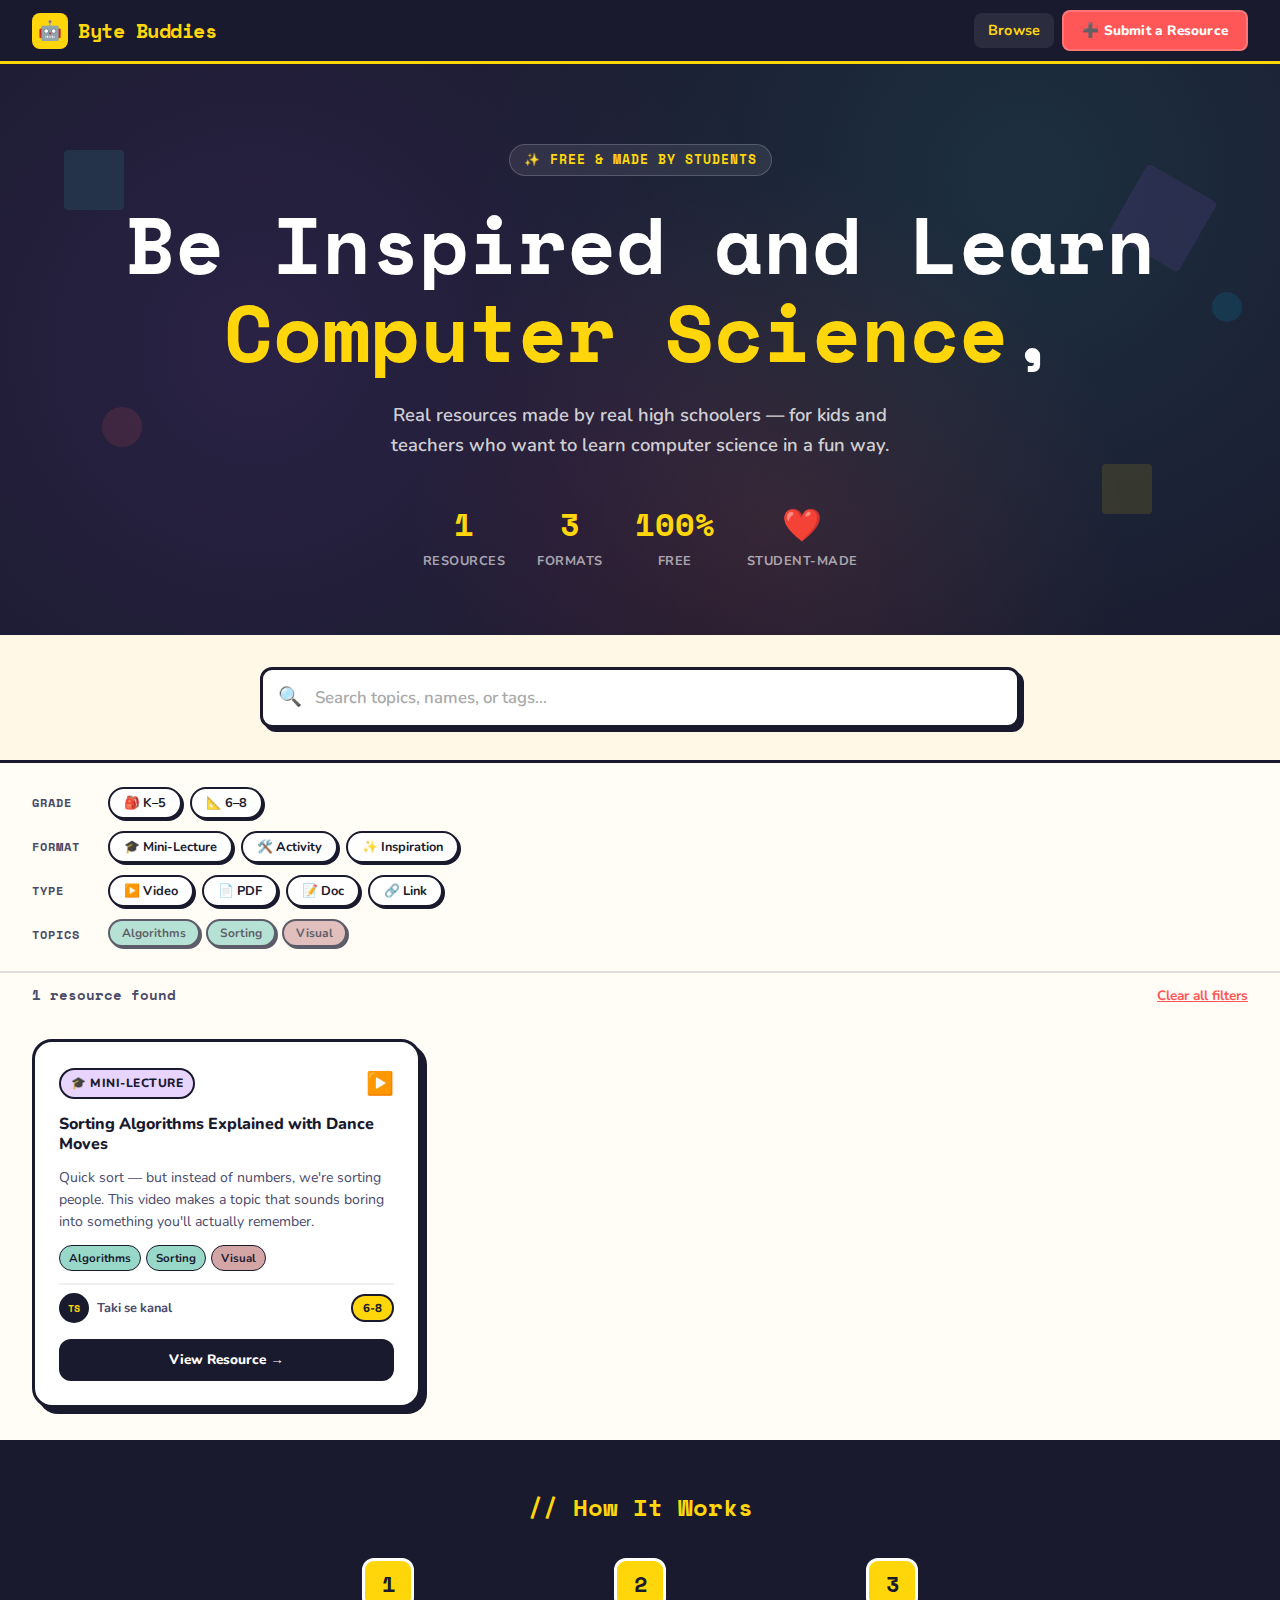
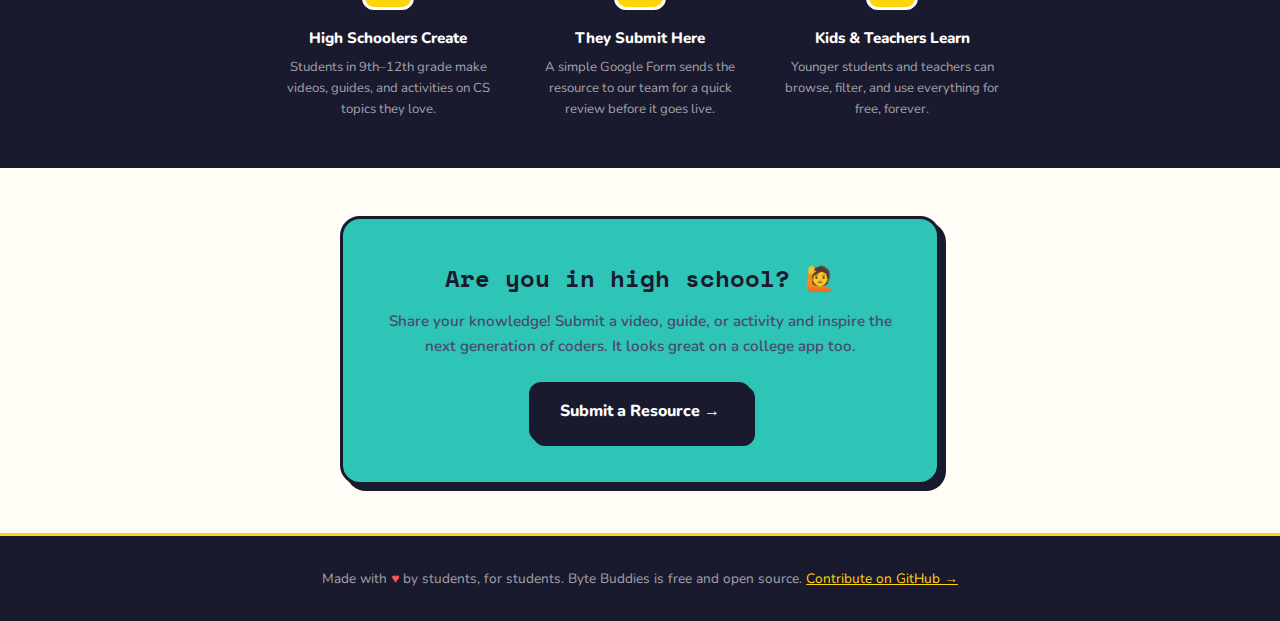
<file: index.html>
<!DOCTYPE html>
<html lang="en">
<head>
  <meta charset="UTF-8" />
  <meta name="viewport" content="width=device-width, initial-scale=1.0" />
  <title>Byte Buddies — Free CS Resources for Kids &amp; Teachers</title>
  <meta name="description" content="Free computer science learning resources for elementary and middle school students, made by high schoolers." />
  <link rel="stylesheet" href="css/style.css" />
  <link rel="icon" type="image/svg+xml" href="data:image/svg+xml,<svg xmlns='http://www.w3.org/2000/svg' viewBox='0 0 100 100'><text y='.9em' font-size='90'>🤖</text></svg>" />
</head>
<body>

<!-- ── Nav ──────────────────────────────────────────────── -->
<nav class="nav">
  <a href="index.html" class="nav-logo">
    <div class="logo-icon">🤖</div>
    Byte Buddies
  </a>
  <div class="nav-links">
    <a href="index.html" class="nav-link active">Browse</a>
    <a href="submit.html" class="nav-btn">➕ Submit a Resource</a>
  </div>
</nav>

<!-- ── Hero ─────────────────────────────────────────────── -->
<section class="hero">
  <div class="hero-shapes">
    <div class="shape"></div>
    <div class="shape"></div>
    <div class="shape"></div>
    <div class="shape"></div>
    <div class="shape"></div>
  </div>
  <div class="hero-eyebrow">✨ Free &amp; Made by Students</div>
  <h1 class="hero-title">Be Inspired and Learn <span class="highlight">Computer Science</span>,</h1>
  <p class="hero-desc">Real resources made by real high schoolers — for kids and teachers who want to learn computer science in a fun way.</p>
  <div class="hero-stats">
    <div class="hero-stat">
      <span class="num" id="stat-resources">8</span>
      <span class="label">Resources</span>
    </div>
    <div class="hero-stat">
      <span class="num">3</span>
      <span class="label">Formats</span>
    </div>
    <div class="hero-stat">
      <span class="num">100%</span>
      <span class="label">Free</span>
    </div>
    <div class="hero-stat">
      <span class="num">❤️</span>
      <span class="label">Student-made</span>
    </div>
  </div>
</section>

<!-- ── Search bar ────────────────────────────────────────── -->
<div class="search-section">
  <div class="search-wrapper">
    <div class="search-input-wrap">
      <span class="search-icon">🔍</span>
      <input
        type="search"
        id="search-input"
        placeholder="Search topics, names, or tags…"
        aria-label="Search resources"
        autocomplete="off"
      />
      <button id="clear-search" aria-label="Clear search">✕</button>
    </div>
  </div>
</div>

<!-- ── Filters ───────────────────────────────────────────── -->
<div class="filter-section">
  <!-- Grade level -->
  <div class="filter-row">
    <span class="filter-label">Grade</span>
    <div class="filter-chips">
      <button class="filter-chip-btn grade-btn" data-grade="K-5">🎒 K–5</button>
      <button class="filter-chip-btn grade-btn" data-grade="6-8">📐 6–8</button>
    </div>
  </div>

  <!-- Format -->
  <div class="filter-row">
    <span class="filter-label">Format</span>
    <div class="filter-chips">
      <button class="filter-chip-btn format-btn" data-format="mini-lecture">🎓 Mini-Lecture</button>
      <button class="filter-chip-btn format-btn" data-format="activity">🛠️ Activity</button>
      <button class="filter-chip-btn format-btn" data-format="inspiration">✨ Inspiration</button>
    </div>
  </div>

  <!-- Type -->
  <div class="filter-row">
    <span class="filter-label">Type</span>
    <div class="filter-chips">
      <button class="filter-chip-btn type-btn" data-type="video">▶️ Video</button>
      <button class="filter-chip-btn type-btn" data-type="pdf">📄 PDF</button>
      <button class="filter-chip-btn type-btn" data-type="doc">📝 Doc</button>
      <button class="filter-chip-btn type-btn" data-type="link">🔗 Link</button>
    </div>
  </div>

  <!-- Tags -->
  <div class="filter-row">
    <span class="filter-label">Topics</span>
    <div id="filter-tags"></div>
  </div>
</div>

<!-- ── Results meta ──────────────────────────────────────── -->
<div class="filter-meta-row">
  <span id="results-count"></span>
  <button id="clear-all-filters">Clear all filters</button>
</div>

<!-- ── Resource grid ─────────────────────────────────────── -->
<section class="results-section">
  <div id="results-grid"></div>
  <div id="no-results">
    <div class="no-results-icon">🔭</div>
    <h3>No resources found</h3>
    <p>Try a different search or remove some filters. More resources are added all the time!</p>
    <a href="submit.html" class="btn-primary" style="margin-top:0.5rem">Submit one yourself →</a>
  </div>
</section>

<!-- ── How It Works ──────────────────────────────────────── -->
<div class="how-strip">
  <h2>// How It Works</h2>
  <div class="how-steps">
    <div class="how-step">
      <div class="step-num">1</div>
      <h3>High Schoolers Create</h3>
      <p>Students in 9th–12th grade make videos, guides, and activities on CS topics they love.</p>
    </div>
    <div class="how-step">
      <div class="step-num">2</div>
      <h3>They Submit Here</h3>
      <p>A simple Google Form sends the resource to our team for a quick review before it goes live.</p>
    </div>
    <div class="how-step">
      <div class="step-num">3</div>
      <h3>Kids & Teachers Learn</h3>
      <p>Younger students and teachers can browse, filter, and use everything for free, forever.</p>
    </div>
  </div>
</div>

<!-- ── CTA ───────────────────────────────────────────────── -->
<div style="padding: 0 2rem;">
  <div class="submit-cta">
    <h2>Are you in high school? 🙋</h2>
    <p>Share your knowledge! Submit a video, guide, or activity and inspire the next generation of coders. It looks great on a college app too.</p>
    <a href="submit.html" class="btn-primary">Submit a Resource →</a>
  </div>
</div>

<!-- ── Footer ────────────────────────────────────────────── -->
<footer>
  <p>Made with <span class="footer-heart">♥</span> by students, for students. Byte Buddies is free and open source. 
  <a href="https://jessica-yauney.github.io/byte-buddies" target="_blank">Contribute on GitHub →</a></p>
</footer>

<script src="js/resources-data.js"></script>
<script src="js/app.js"></script>
<script>
  document.getElementById("stat-resources").textContent = RESOURCES.length;
</script>
</body>
</html>
</file>
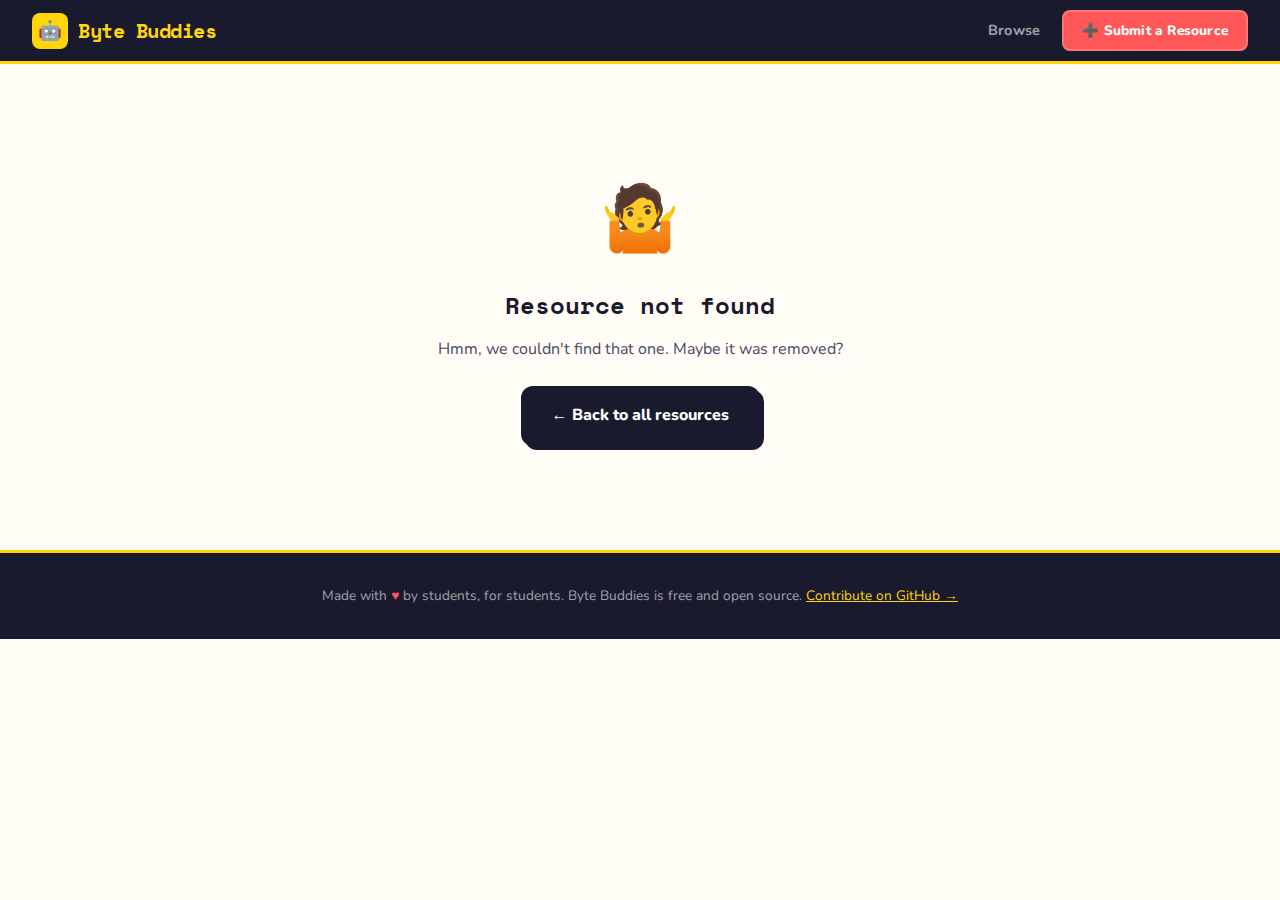
<file: resource.html>
<!DOCTYPE html>
<html lang="en">
<head>
  <meta charset="UTF-8" />
  <meta name="viewport" content="width=device-width, initial-scale=1.0" />
  <title>Resource — Byte Buddies</title>
  <meta name="description" content="View a free computer science resource from Byte Buddies." />
  <link rel="stylesheet" href="css/style.css" />
  <link rel="icon" type="image/svg+xml" href="data:image/svg+xml,<svg xmlns='http://www.w3.org/2000/svg' viewBox='0 0 100 100'><text y='.9em' font-size='90'>🤖</text></svg>" />
</head>
<body>

<!-- ── Nav ──────────────────────────────────────────────── -->
<nav class="nav">
  <a href="index.html" class="nav-logo">
    <div class="logo-icon">🤖</div>
    Byte Buddies
  </a>
  <div class="nav-links">
    <a href="index.html" class="nav-link">Browse</a>
    <a href="submit.html" class="nav-btn">➕ Submit a Resource</a>
  </div>
</nav>

<!-- ── Detail page ──────────────────────────────────────── -->
<main class="detail-page" id="detail-root">
  <!-- Populated by JS below -->
  <div id="loading" style="text-align:center; padding:4rem 0;">
    <div style="font-size:3rem; margin-bottom:1rem;">⏳</div>
    <p style="font-weight:700; color:var(--ink-light);">Loading resource…</p>
  </div>
</main>

<footer>
  <p>Made with <span class="footer-heart">♥</span> by students, for students. Byte Buddies is free and open source. 
  <a href="https://github.com/jessica-yauney/Byte-Buddies" target="_blank">Contribute on GitHub →</a></p>
</footer>

<script src="js/resources-data.js"></script>
<script>
  const params = new URLSearchParams(window.location.search);
  const id     = params.get("id");
  const root   = document.getElementById("detail-root");

  const resource = RESOURCES.find(r => r.id === id);

  if (!resource) {
    root.innerHTML = `
      <div style="text-align:center; padding:4rem 0;">
        <div style="font-size:4rem; margin-bottom:1rem;">🤷</div>
        <h1 style="font-family:var(--font-mono); font-size:1.5rem; margin-bottom:0.75rem;">Resource not found</h1>
        <p style="color:var(--ink-light); margin-bottom:1.5rem;">Hmm, we couldn't find that one. Maybe it was removed?</p>
        <a href="index.html" class="btn-primary">← Back to all resources</a>
      </div>`;
    document.title = "Not Found — Byte Buddies";
  } else {
    document.title = `${resource.title} — Byte Buddies`;

    const typeLabel = { video: "Video", pdf: "PDF", doc: "Document", link: "Link" }[resource.resource_type] || resource.resource_type;
    const typeIcon  = TYPE_ICONS[resource.resource_type] || "🔗";
    const fmtIcon   = FORMAT_ICONS[resource.format] || "📚";
    const fmtLabel  = FORMAT_LABELS[resource.format] || resource.format;
    const initials  = resource.contributor_name.split(" ").map(n=>n[0]).join("").substring(0,2).toUpperCase();

    const tagsHTML = resource.tags.map(tag =>
      `<span class="tag" style="background:${getTagColor(tag)}">${tag}</span>`
    ).join("");

    let actionHTML;
    if (resource.resource_type === "video") {
      // Try to embed YouTube
      let videoId = null;
      try {
        const u = new URL(resource.url);
        if (u.hostname.includes("youtube.com")) videoId = u.searchParams.get("v");
        else if (u.hostname.includes("youtu.be")) videoId = u.pathname.slice(1);
      } catch(e){}

      if (videoId) {
        actionHTML = `
          <div style="border:3px solid var(--ink); border-radius:var(--radius); overflow:hidden; box-shadow:var(--shadow); margin-bottom:1.5rem;">
            <iframe width="100%" height="400" src="https://www.youtube.com/embed/${videoId}"
              title="${resource.title}" frameborder="0"
              allow="accelerometer; autoplay; clipboard-write; encrypted-media; gyroscope; picture-in-picture"
              allowfullscreen style="display:block;"></iframe>
          </div>
          <div class="detail-action">
            <a href="${resource.url}" target="_blank" rel="noopener" class="btn-primary">▶️ Open on YouTube →</a>
          </div>`;
      } else {
        actionHTML = `<div class="detail-action"><a href="${resource.url}" target="_blank" rel="noopener" class="btn-primary">▶️ Watch Video →</a></div>`;
      }
    } else if (resource.resource_type === "pdf" || resource.resource_type === "doc") {
      actionHTML = `<div class="detail-action"><a href="${resource.url}" download class="btn-primary">⬇️ Download ${typeLabel} →</a></div>`;
    } else {
      actionHTML = `<div class="detail-action"><a href="${resource.url}" target="_blank" rel="noopener" class="btn-primary">🔗 Open Resource →</a></div>`;
    }

    root.innerHTML = `
      <a href="index.html" class="detail-back">← Back to all resources</a>

      <div class="detail-card">
        <div class="detail-header">
          <div class="detail-badges">
            <span class="card-format-badge format-${resource.format}">${fmtIcon} ${fmtLabel}</span>
            <span class="card-format-badge" style="background:#f0f0f0;">${typeIcon} ${typeLabel}</span>
            <span class="grade-badge">${resource.grade_level}</span>
          </div>
          <h1 class="detail-title">${resource.title}</h1>
          <div class="detail-meta">
            <div class="detail-meta-item">
              <span>📅</span>
              <span>${new Date(resource.date_added).toLocaleDateString("en-US", {year:"numeric",month:"long",day:"numeric"})}</span>
            </div>
          </div>
        </div>

        <div class="detail-body">
          <p class="detail-description">${resource.description}</p>

          <div class="detail-tags">${tagsHTML}</div>

          <div class="detail-contributor">
            <div class="contributor-avatar-lg">${initials}</div>
            <div>
              <div style="font-weight:800; font-size:0.95rem;">${resource.contributor_name}</div>
              <div style="font-size:0.82rem; color:var(--ink-light); font-weight:600;">High School Contributor</div>
            </div>
          </div>

          ${actionHTML}
        </div>
      </div>

      <!-- More from same format -->
      <div style="margin-top:3rem;">
        <h2 class="section-title">📚 More resources like this</h2>
        <div id="similar-grid" style="display:grid; grid-template-columns: repeat(auto-fill, minmax(280px, 1fr)); gap:1.25rem; margin-top:1rem;"></div>
      </div>
    `;

    // Build similar resources
    const similar = RESOURCES.filter(r =>
      r.id !== resource.id && (
        r.format === resource.format ||
        r.tags.some(t => resource.tags.includes(t))
      )
    ).slice(0, 3);

    const sg = document.getElementById("similar-grid");
    similar.forEach(r => {
      const card = document.createElement("a");
      card.href = `resource.html?id=${r.id}`;
      card.className = "resource-card";
      card.style.textDecoration = "none";
      card.innerHTML = `
        <div class="card-header">
          <span class="card-format-badge format-${r.format}">${FORMAT_ICONS[r.format]} ${FORMAT_LABELS[r.format]}</span>
          <span class="card-type-icon">${TYPE_ICONS[r.resource_type]}</span>
        </div>
        <h3 class="card-title">${r.title}</h3>
        <p class="card-description">${r.description}</p>
        <div class="card-tags">${r.tags.slice(0,3).map(t=>`<span class="tag" style="background:${getTagColor(t)}">${t}</span>`).join("")}</div>
        <div class="card-footer">
          <div class="contributor">
            <span class="contributor-avatar">${r.contributor_name.split(" ").map(n=>n[0]).join("").substring(0,2)}</span>
            <span class="contributor-name">${r.contributor_name}</span>
          </div>
          <span class="grade-badge">${r.grade_level}</span>
        </div>
      `;
      sg.appendChild(card);
    });

    if (similar.length === 0) {
      sg.innerHTML = `<p style="color:var(--ink-light); font-weight:600; grid-column:1/-1;">More resources coming soon!</p>`;
    }
  }
</script>
</body>
</html>
</file>
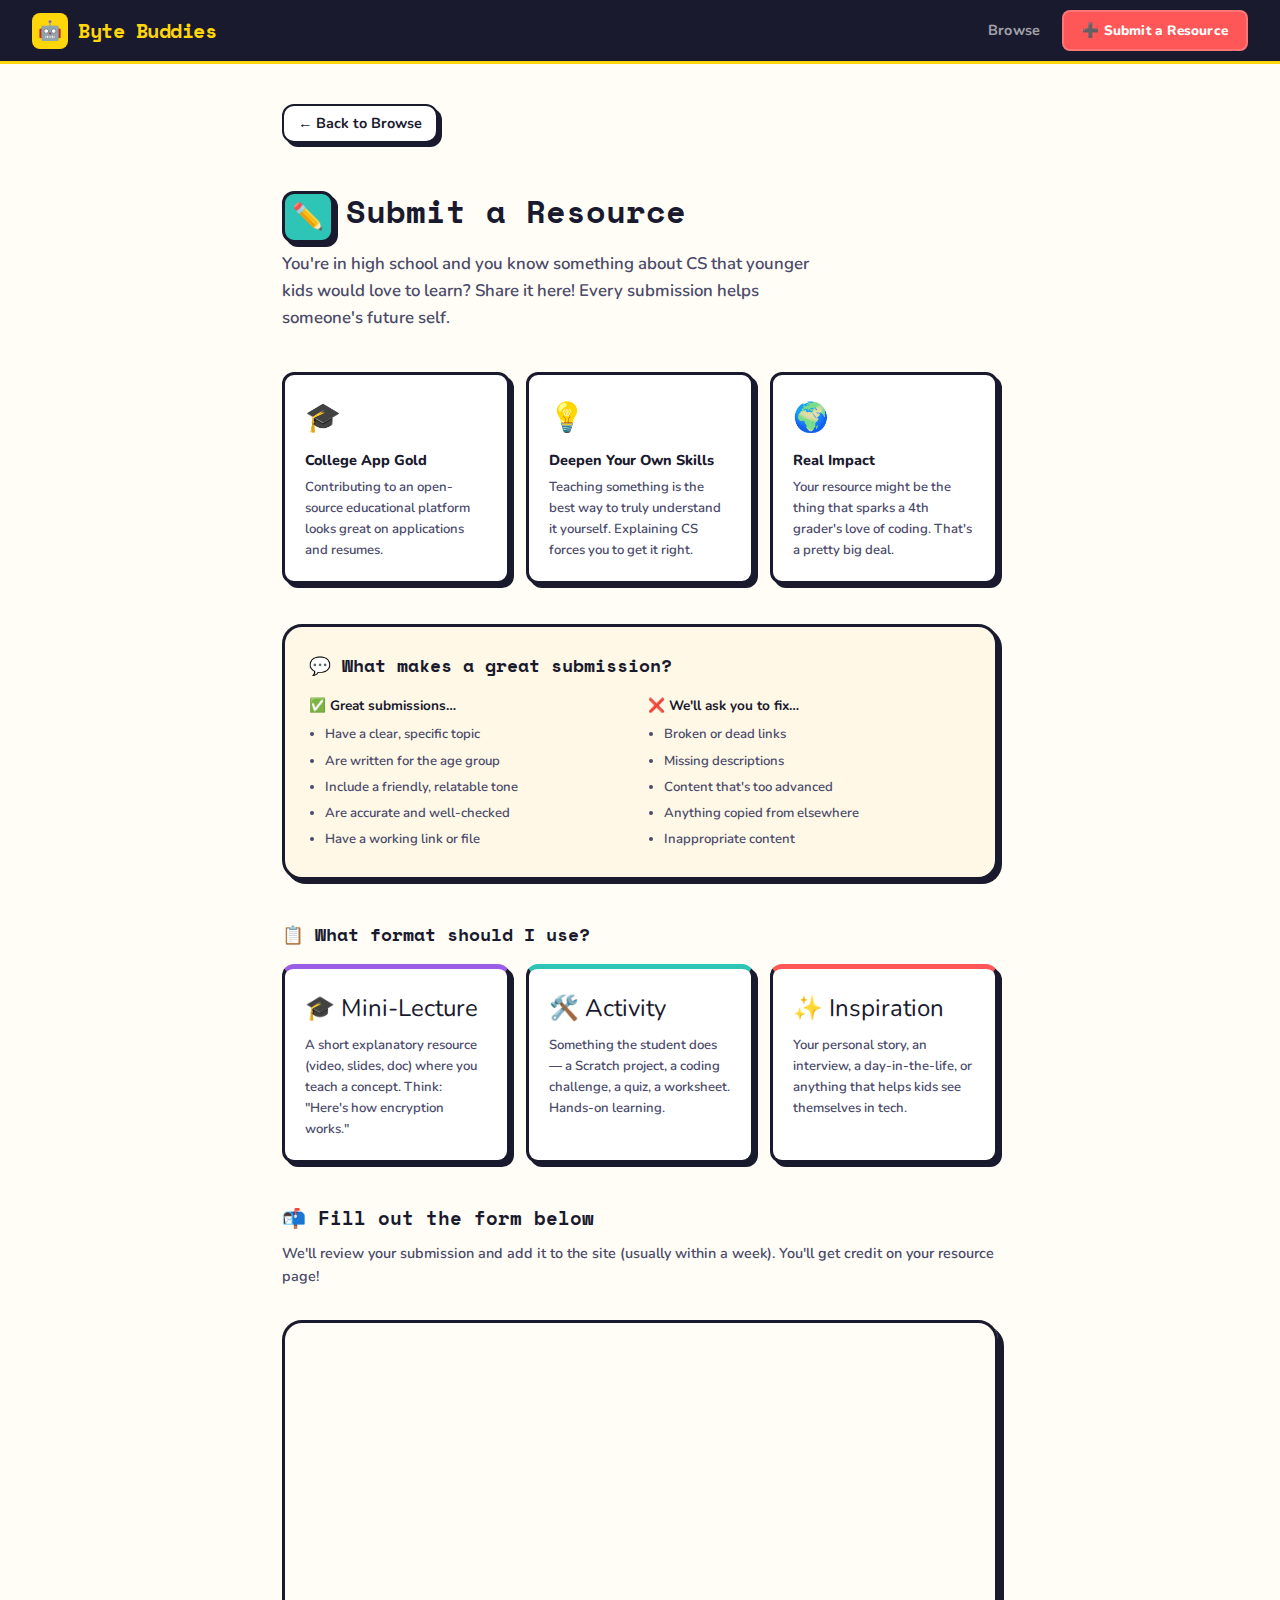
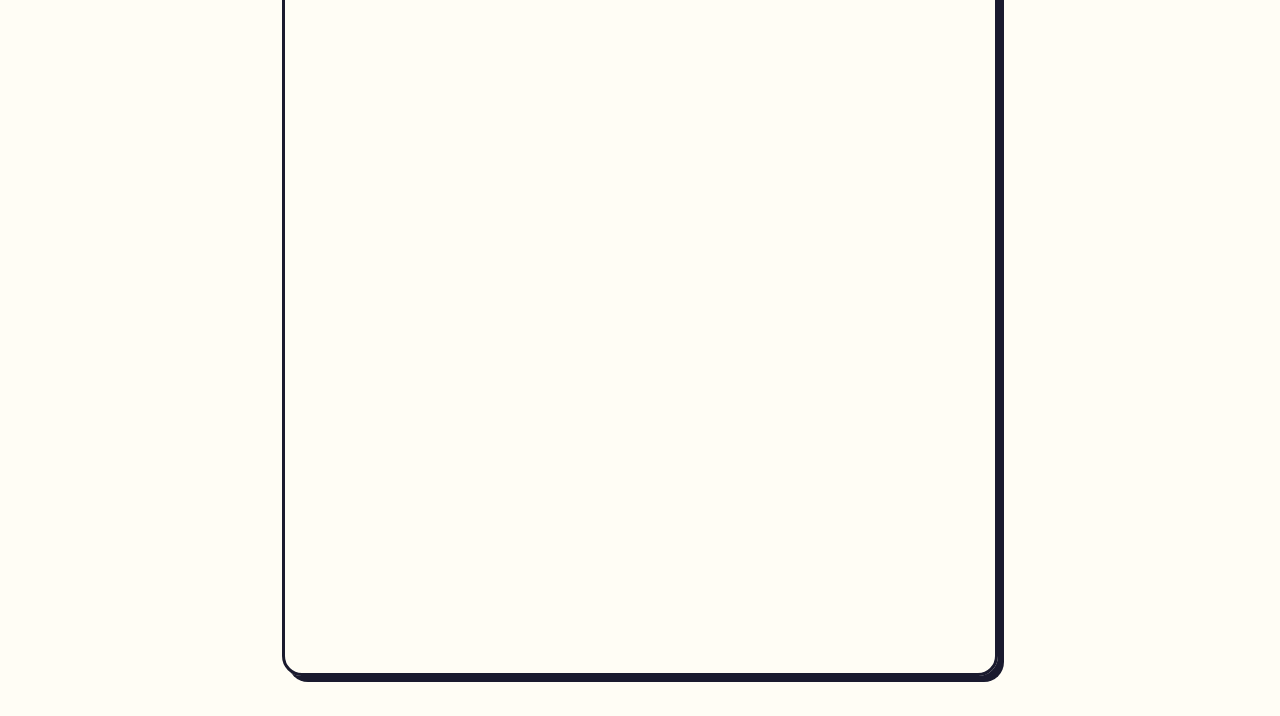
<file: submit.html>
<!DOCTYPE html>
<html lang="en">
<head>
  <meta charset="UTF-8" />
  <meta name="viewport" content="width=device-width, initial-scale=1.0" />
  <title>Submit a Resource — Byte Buddies</title>
  <meta name="description" content="Are you in high school? Submit a CS learning resource to help younger students learn to code." />
  <link rel="stylesheet" href="css/style.css" />
  <link rel="icon" type="image/svg+xml" href="data:image/svg+xml,<svg xmlns='http://www.w3.org/2000/svg' viewBox='0 0 100 100'><text y='.9em' font-size='90'>🤖</text></svg>" />
</head>
<body>

<!-- ── Nav ──────────────────────────────────────────────── -->
<nav class="nav">
  <a href="index.html" class="nav-logo">
    <div class="logo-icon">🤖</div>
    Byte Buddies
  </a>
  <div class="nav-links">
    <a href="index.html" class="nav-link">Browse</a>
    <a href="submit.html" class="nav-btn">➕ Submit a Resource</a>
  </div>
</nav>

<!-- ── Page body ────────────────────────────────────────── -->
<main class="submit-page">

  <!-- Header -->
  <div style="margin-bottom:2.5rem;">
    <a href="index.html" class="detail-back">← Back to Browse</a>

    <div style="display:flex; align-items:center; gap:12px; margin: 1.5rem 0 0.5rem;">
      <div style="width:52px;height:52px;background:var(--accent3);border:3px solid var(--ink);border-radius:var(--radius);display:flex;align-items:center;justify-content:center;font-size:1.6rem;box-shadow:var(--shadow);">✏️</div>
      <h1 style="font-family:var(--font-mono); font-size:2rem; line-height:1.2;">Submit a Resource</h1>
    </div>
    <p style="color:var(--ink-light); font-size:1.05rem; font-weight:600; max-width:560px;">
      You're in high school and you know something about CS that younger kids would love to learn? Share it here! Every submission helps someone's future self.
    </p>
  </div>

  <!-- Why contribute section -->
  <div style="display:grid; grid-template-columns:repeat(auto-fit,minmax(200px,1fr)); gap:1rem; margin-bottom:2.5rem;">
    <div style="background:white;border:3px solid var(--ink);border-radius:var(--radius);padding:1.25rem;box-shadow:var(--shadow);">
      <div style="font-size:1.8rem; margin-bottom:0.5rem;">🎓</div>
      <h3 style="font-size:0.9rem; font-weight:800; margin-bottom:0.3rem;">College App Gold</h3>
      <p style="font-size:0.82rem; color:var(--ink-light); font-weight:600;">Contributing to an open-source educational platform looks great on applications and resumes.</p>
    </div>
    <div style="background:white;border:3px solid var(--ink);border-radius:var(--radius);padding:1.25rem;box-shadow:var(--shadow);">
      <div style="font-size:1.8rem; margin-bottom:0.5rem;">💡</div>
      <h3 style="font-size:0.9rem; font-weight:800; margin-bottom:0.3rem;">Deepen Your Own Skills</h3>
      <p style="font-size:0.82rem; color:var(--ink-light); font-weight:600;">Teaching something is the best way to truly understand it yourself. Explaining CS forces you to get it right.</p>
    </div>
    <div style="background:white;border:3px solid var(--ink);border-radius:var(--radius);padding:1.25rem;box-shadow:var(--shadow);">
      <div style="font-size:1.8rem; margin-bottom:0.5rem;">🌍</div>
      <h3 style="font-size:0.9rem; font-weight:800; margin-bottom:0.3rem;">Real Impact</h3>
      <p style="font-size:0.82rem; color:var(--ink-light); font-weight:600;">Your resource might be the thing that sparks a 4th grader's love of coding. That's a pretty big deal.</p>
    </div>
  </div>

  <!-- What makes a great resource -->
  <div style="background:var(--bg2); border:3px solid var(--ink); border-radius:var(--radius-lg); padding:1.5rem; margin-bottom:2.5rem; box-shadow:var(--shadow);">
    <h2 style="font-family:var(--font-mono); font-size:1.1rem; margin-bottom:1rem;">💬 What makes a great submission?</h2>
    <div style="display:grid; grid-template-columns:repeat(auto-fit,minmax(200px,1fr)); gap:1rem;">
      <div>
        <strong style="font-size:0.85rem; display:block; margin-bottom:0.3rem;">✅ Great submissions…</strong>
        <ul style="font-size:0.82rem; color:var(--ink-light); font-weight:600; padding-left:1rem; line-height:2;">
          <li>Have a clear, specific topic</li>
          <li>Are written for the age group</li>
          <li>Include a friendly, relatable tone</li>
          <li>Are accurate and well-checked</li>
          <li>Have a working link or file</li>
        </ul>
      </div>
      <div>
        <strong style="font-size:0.85rem; display:block; margin-bottom:0.3rem;">❌ We'll ask you to fix…</strong>
        <ul style="font-size:0.82rem; color:var(--ink-light); font-weight:600; padding-left:1rem; line-height:2;">
          <li>Broken or dead links</li>
          <li>Missing descriptions</li>
          <li>Content that's too advanced</li>
          <li>Anything copied from elsewhere</li>
          <li>Inappropriate content</li>
        </ul>
      </div>
    </div>
  </div>

  <!-- Format guide -->
  <div style="margin-bottom:2.5rem;">
    <h2 style="font-family:var(--font-mono); font-size:1.1rem; margin-bottom:1rem;">📋 What format should I use?</h2>
    <div style="display:grid; grid-template-columns:repeat(auto-fit,minmax(220px,1fr)); gap:1rem;">
      <div style="background:white;border:3px solid var(--ink);border-radius:var(--radius);padding:1.25rem;box-shadow:var(--shadow);border-top:5px solid var(--accent4);">
        <div style="font-size:1.5rem; margin-bottom:0.5rem;">🎓 Mini-Lecture</div>
        <p style="font-size:0.82rem; font-weight:600; color:var(--ink-light);">A short explanatory resource (video, slides, doc) where you teach a concept. Think: "Here's how encryption works."</p>
      </div>
      <div style="background:white;border:3px solid var(--ink);border-radius:var(--radius);padding:1.25rem;box-shadow:var(--shadow);border-top:5px solid var(--accent3);">
        <div style="font-size:1.5rem; margin-bottom:0.5rem;">🛠️ Activity</div>
        <p style="font-size:0.82rem; font-weight:600; color:var(--ink-light);">Something the student does — a Scratch project, a coding challenge, a quiz, a worksheet. Hands-on learning.</p>
      </div>
      <div style="background:white;border:3px solid var(--ink);border-radius:var(--radius);padding:1.25rem;box-shadow:var(--shadow);border-top:5px solid var(--accent1);">
        <div style="font-size:1.5rem; margin-bottom:0.5rem;">✨ Inspiration</div>
        <p style="font-size:0.82rem; font-weight:600; color:var(--ink-light);">Your personal story, an interview, a day-in-the-life, or anything that helps kids see themselves in tech.</p>
      </div>
    </div>
  </div>

  <!-- Google Form embed -->
  <h2 style="font-family:var(--font-mono); font-size:1.2rem; margin-bottom:0.5rem;">📬 Fill out the form below</h2>
  <p style="font-size:0.9rem; color:var(--ink-light); font-weight:600; margin-bottom:0;">We'll review your submission and add it to the site (usually within a week). You'll get credit on your resource page!</p>

  <div class="form-embed">
    <iframe
      src="https://docs.google.com/forms/d/e/1FAIpQLSfWZG7LccODJnR3sG7vqY-7Mn1Xsf6w8DS_wyuzbpCDG5yNJQ/viewform?embedded=true"
      width="100%"
      height="950"
      frameborder="0"
      marginheight="0"
      marginwidth="0"
      title="Submit a Byte Buddies Resource"
    />
  </div>

  <p style="font-size:0.82rem; color:var(--ink-light); font-weight:600; margin-top:1rem; text-align:center;">
    Prefer to contribute directly via GitHub? Check out the 
    <a href="https://github.com/YOUR-ORG/byte-buddies" style="color:var(--accent4);">README on GitHub →</a>
  </p>

</main>

<footer>
  <p>Made with <span class="footer-heart">♥</span> by students, for students. Byte Buddies is free and open source. 
  <a href="https://jessica-yauney.github.io/byte-buddies" target="_blank">Contribute on GitHub →</a></p>
</footer>

<script src="js/resources-data.js"></script>
</body>
</html>
</file>
<file: css/style.css>
/* ============================================================
   Byte Buddies — Stylesheet
   Aesthetic: Playful retro-tech with chunky shapes, bold colors
   and pixel-inspired accents — fun for kids, cool for teens
============================================================ */

@import url('https://fonts.googleapis.com/css2?family=Nunito:wght@400;600;700;800;900&family=Space+Mono:wght@400;700&display=swap');

/* ── Variables ───────────────────────────────────────────── */
:root {
  --bg:          #FFFDF5;
  --bg2:         #FFF8E7;
  --ink:         #1A1A2E;
  --ink-light:   #4A4A6A;
  --accent1:     #FF5757;   /* coral-red */
  --accent2:     #FFD60A;   /* electric yellow */
  --accent3:     #2EC4B6;   /* teal */
  --accent4:     #9B5DE5;   /* purple */
  --accent5:     #00BBF9;   /* sky blue */
  --card-bg:     #FFFFFF;
  --border:      #1A1A2E;
  --shadow:      4px 4px 0px #1A1A2E;
  --shadow-lg:   6px 6px 0px #1A1A2E;
  --shadow-hover:8px 8px 0px #1A1A2E;
  --radius:      12px;
  --radius-lg:   20px;
  --font-body:   'Nunito', sans-serif;
  --font-mono:   'Space Mono', monospace;
}

/* ── Reset ───────────────────────────────────────────────── */
*, *::before, *::after { box-sizing: border-box; margin: 0; padding: 0; }
html { scroll-behavior: smooth; }
body {
  font-family: var(--font-body);
  background: var(--bg);
  color: var(--ink);
  line-height: 1.6;
  overflow-x: hidden;
}

/* ── Scrollbar ───────────────────────────────────────────── */
::-webkit-scrollbar { width: 10px; }
::-webkit-scrollbar-track { background: var(--bg2); }
::-webkit-scrollbar-thumb { background: var(--ink); border-radius: 999px; border: 2px solid var(--bg2); }

/* ── Nav ─────────────────────────────────────────────────── */
.nav {
  position: sticky;
  top: 0;
  z-index: 100;
  background: var(--ink);
  border-bottom: 3px solid var(--accent2);
  padding: 0 2rem;
  display: flex;
  align-items: center;
  justify-content: space-between;
  height: 64px;
}

.nav-logo {
  display: flex;
  align-items: center;
  gap: 10px;
  text-decoration: none;
  color: var(--accent2);
  font-family: var(--font-mono);
  font-weight: 700;
  font-size: 1.25rem;
  letter-spacing: -0.5px;
}

.nav-logo .logo-icon {
  width: 36px;
  height: 36px;
  background: var(--accent2);
  border-radius: 8px;
  display: flex;
  align-items: center;
  justify-content: center;
  font-size: 1.2rem;
  flex-shrink: 0;
}

.nav-links {
  display: flex;
  align-items: center;
  gap: 0.5rem;
}

.nav-link {
  color: #ffffff99;
  text-decoration: none;
  font-weight: 700;
  font-size: 0.9rem;
  padding: 6px 14px;
  border-radius: 8px;
  transition: all 0.15s;
  letter-spacing: 0.2px;
}

.nav-link:hover, .nav-link.active { color: var(--accent2); background: #ffffff15; }

.nav-btn {
  background: var(--accent1);
  color: white;
  text-decoration: none;
  font-weight: 800;
  font-size: 0.85rem;
  padding: 8px 18px;
  border-radius: 8px;
  border: 2px solid #ffffff30;
  transition: all 0.15s;
  letter-spacing: 0.2px;
}

.nav-btn:hover { background: #FF3333; transform: translateY(-1px); }

/* ── Hero ────────────────────────────────────────────────── */
.hero {
  background: var(--ink);
  color: white;
  padding: 5rem 2rem 4rem;
  text-align: center;
  position: relative;
  overflow: hidden;
}

.hero::before {
  content: "";
  position: absolute;
  inset: 0;
  background:
    radial-gradient(circle at 20% 50%, #9B5DE520 0%, transparent 50%),
    radial-gradient(circle at 80% 20%, #2EC4B620 0%, transparent 50%),
    radial-gradient(circle at 60% 80%, #FF575720 0%, transparent 40%);
}

.hero-eyebrow {
  display: inline-flex;
  align-items: center;
  gap: 8px;
  background: #ffffff15;
  border: 1px solid #ffffff30;
  color: var(--accent2);
  font-family: var(--font-mono);
  font-size: 0.8rem;
  font-weight: 700;
  padding: 5px 14px;
  border-radius: 999px;
  margin-bottom: 1.5rem;
  letter-spacing: 1px;
  text-transform: uppercase;
  position: relative;
}

.hero-title {
  font-family: var(--font-mono);
  font-size: clamp(2.5rem, 7vw, 5rem);
  font-weight: 700;
  line-height: 1.1;
  margin-bottom: 1.5rem;
  position: relative;
  opacity: 0;
  transform: translateY(20px);
  transition: all 0.6s cubic-bezier(0.175, 0.885, 0.32, 1.275);
}

.hero-title.loaded {
  opacity: 1;
  transform: translateY(0);
}

.hero-title .highlight {
  color: var(--accent2);
  position: relative;
}

.hero-desc {
  font-size: 1.15rem;
  color: #ffffffCC;
  max-width: 560px;
  margin: 0 auto 2.5rem;
  font-weight: 600;
  position: relative;
}

.hero-stats {
  display: flex;
  gap: 2rem;
  justify-content: center;
  flex-wrap: wrap;
  position: relative;
}

.hero-stat {
  display: flex;
  flex-direction: column;
  align-items: center;
}

.hero-stat .num {
  font-family: var(--font-mono);
  font-size: 2rem;
  font-weight: 700;
  color: var(--accent2);
}

.hero-stat .label {
  font-size: 0.8rem;
  color: #ffffff99;
  font-weight: 700;
  letter-spacing: 0.5px;
  text-transform: uppercase;
}

/* ── Floating shapes ─────────────────────────────────────── */
.hero-shapes {
  position: absolute;
  inset: 0;
  pointer-events: none;
  overflow: hidden;
}

.shape {
  position: absolute;
  border-radius: 4px;
  opacity: 0.12;
  animation: float 6s ease-in-out infinite;
}
.shape:nth-child(1) { width:60px; height:60px; background:var(--accent3); top:15%; left:5%; animation-delay:0s; }
.shape:nth-child(2) { width:40px; height:40px; background:var(--accent1); top:60%; left:8%; animation-delay:-2s; border-radius: 50%; }
.shape:nth-child(3) { width:80px; height:80px; background:var(--accent4); top:20%; right:6%; animation-delay:-4s; transform: rotate(30deg); }
.shape:nth-child(4) { width:50px; height:50px; background:var(--accent2); top:70%; right:10%; animation-delay:-1s; }
.shape:nth-child(5) { width:30px; height:30px; background:var(--accent5); top:40%; right:3%; animation-delay:-3s; border-radius:50%; }

@keyframes float {
  0%, 100% { transform: translateY(0) rotate(0deg); }
  50% { transform: translateY(-18px) rotate(5deg); }
}

/* ── Search section ──────────────────────────────────────── */
.search-section {
  background: var(--bg2);
  border-bottom: 3px solid var(--ink);
  padding: 2rem;
  position: sticky;
  top: 64px;
  z-index: 50;
}

.search-wrapper {
  max-width: 760px;
  margin: 0 auto;
  position: relative;
}

.search-input-wrap {
  position: relative;
  display: flex;
  align-items: center;
}

.search-icon {
  position: absolute;
  left: 18px;
  font-size: 1.2rem;
  z-index: 1;
  pointer-events: none;
}

#search-input {
  width: 100%;
  padding: 16px 52px 16px 52px;
  font-family: var(--font-body);
  font-size: 1.05rem;
  font-weight: 700;
  background: white;
  border: 3px solid var(--ink);
  border-radius: var(--radius);
  box-shadow: var(--shadow);
  outline: none;
  transition: box-shadow 0.15s, transform 0.15s;
  color: var(--ink);
}

#search-input:focus {
  box-shadow: var(--shadow-hover);
  transform: translate(-2px, -2px);
}

#search-input::placeholder { color: #AAA; font-weight: 600; }

#clear-search {
  position: absolute;
  right: 16px;
  background: var(--ink);
  color: white;
  border: none;
  width: 28px;
  height: 28px;
  border-radius: 50%;
  cursor: pointer;
  display: none;
  align-items: center;
  justify-content: center;
  font-size: 0.9rem;
  font-weight: 800;
  transition: background 0.1s;
}
#clear-search:hover { background: var(--accent1); }

/* ── Filter section ──────────────────────────────────────── */
.filter-section {
  padding: 1.5rem 2rem;
  border-bottom: 2px solid #1A1A2E20;
  background: var(--bg);
  max-width: 1400px;
  margin: 0 auto;
}

.filter-row {
  display: flex;
  flex-wrap: wrap;
  align-items: flex-start;
  gap: 1rem;
  margin-bottom: 0.75rem;
}

.filter-row:last-child { margin-bottom: 0; }

.filter-label {
  font-family: var(--font-mono);
  font-size: 0.75rem;
  font-weight: 700;
  color: var(--ink-light);
  text-transform: uppercase;
  letter-spacing: 1px;
  margin-top: 6px;
  white-space: nowrap;
  min-width: 60px;
}

.filter-chips {
  display: flex;
  flex-wrap: wrap;
  gap: 8px;
}

.filter-chip-btn {
  background: white;
  border: 2px solid var(--ink);
  color: var(--ink);
  font-family: var(--font-body);
  font-weight: 700;
  font-size: 0.8rem;
  padding: 5px 14px;
  border-radius: 999px;
  cursor: pointer;
  box-shadow: 2px 2px 0 var(--ink);
  transition: all 0.1s;
}

.filter-chip-btn:hover {
  transform: translate(-1px, -1px);
  box-shadow: 3px 3px 0 var(--ink);
}

.filter-chip-btn.active {
  background: var(--ink);
  color: white;
  transform: translate(-1px, -1px);
  box-shadow: 3px 3px 0 var(--accent2);
}

.format-btn.active[data-format="mini-lecture"] { background: var(--accent4); }
.format-btn.active[data-format="activity"]     { background: var(--accent3); }
.format-btn.active[data-format="inspiration"]  { background: var(--accent1); }
.type-btn.active   { background: var(--accent5); }
.grade-btn.active  { background: var(--accent2); color: var(--ink); }

#filter-tags {
  display: flex;
  flex-wrap: wrap;
  gap: 6px;
}

.tag-filter-btn {
  background: var(--tag-bg, #eee);
  border: 2px solid var(--ink);
  color: var(--ink);
  font-family: var(--font-body);
  font-weight: 700;
  font-size: 0.75rem;
  padding: 4px 12px;
  border-radius: 999px;
  cursor: pointer;
  box-shadow: 2px 2px 0 var(--ink);
  transition: all 0.1s;
  opacity: 0.7;
}

.tag-filter-btn:hover { opacity: 1; transform: translate(-1px, -1px); box-shadow: 3px 3px 0 var(--ink); }
.tag-filter-btn.active { opacity: 1; transform: translate(-1px, -1px); box-shadow: 3px 3px 0 var(--ink); filter: brightness(0.9); }

.filter-meta-row {
  display: flex;
  justify-content: space-between;
  align-items: center;
  max-width: 1400px;
  margin: 0.75rem auto 0;
  padding: 0 2rem;
  flex-wrap: wrap;
  gap: 0.5rem;
}

#results-count {
  font-family: var(--font-mono);
  font-size: 0.85rem;
  color: var(--ink-light);
  font-weight: 700;
}

#clear-all-filters {
  background: none;
  border: none;
  color: var(--accent1);
  font-family: var(--font-body);
  font-weight: 700;
  font-size: 0.85rem;
  cursor: pointer;
  text-decoration: underline;
  padding: 0;
}
#clear-all-filters:hover { color: #cc0000; }

/* ── Results grid ────────────────────────────────────────── */
.results-section {
  max-width: 1400px;
  margin: 0 auto;
  padding: 2rem;
}

#results-grid {
  display: grid;
  grid-template-columns: repeat(auto-fill, minmax(300px, 1fr));
  gap: 1.5rem;
}

/* ── Resource card ───────────────────────────────────────── */
.resource-card {
  background: var(--card-bg);
  border: 3px solid var(--ink);
  border-radius: var(--radius-lg);
  padding: 1.5rem;
  box-shadow: var(--shadow-lg);
  cursor: pointer;
  transition: transform 0.15s, box-shadow 0.15s;
  position: relative;
  display: flex;
  flex-direction: column;
  gap: 0.75rem;
  animation: cardIn 0.4s ease both;
}

@keyframes cardIn {
  from { opacity: 0; transform: translateY(16px); }
  to   { opacity: 1; transform: translateY(0); }
}

.resource-card:hover {
  transform: translate(-3px, -3px);
  box-shadow: var(--shadow-hover);
}

.card-header {
  display: flex;
  justify-content: space-between;
  align-items: center;
}

.card-format-badge {
  font-size: 0.75rem;
  font-weight: 800;
  padding: 4px 10px;
  border-radius: 999px;
  border: 2px solid var(--ink);
  text-transform: uppercase;
  letter-spacing: 0.5px;
}

.format-mini-lecture { background: #E8D5FF; }
.format-activity     { background: #CCFFF8; }
.format-inspiration  { background: #FFDFDF; }

.card-type-icon { font-size: 1.4rem; }

.card-title {
  font-size: 1rem;
  font-weight: 800;
  line-height: 1.3;
  color: var(--ink);
  flex: 0;
}

.card-description {
  font-size: 0.88rem;
  color: var(--ink-light);
  line-height: 1.55;
  display: -webkit-box;
  -webkit-line-clamp: 3;
  -webkit-box-orient: vertical;
  overflow: hidden;
  flex: 1;
}

.card-tags {
  display: flex;
  flex-wrap: wrap;
  gap: 5px;
}

.tag {
  font-size: 0.72rem;
  font-weight: 700;
  padding: 3px 9px;
  border-radius: 999px;
  border: 1.5px solid var(--ink);
  color: var(--ink);
}

.card-footer {
  display: flex;
  align-items: center;
  justify-content: space-between;
  padding-top: 0.5rem;
  border-top: 2px solid #f0f0f0;
}

.contributor {
  display: flex;
  align-items: center;
  gap: 8px;
}

.contributor-avatar {
  width: 30px;
  height: 30px;
  background: var(--ink);
  color: var(--accent2);
  border-radius: 50%;
  display: flex;
  align-items: center;
  justify-content: center;
  font-family: var(--font-mono);
  font-size: 0.65rem;
  font-weight: 700;
  flex-shrink: 0;
}

.contributor-name {
  font-size: 0.8rem;
  font-weight: 700;
  color: var(--ink-light);
}

.grade-badge {
  background: var(--accent2);
  color: var(--ink);
  font-size: 0.72rem;
  font-weight: 800;
  padding: 3px 10px;
  border-radius: 999px;
  border: 2px solid var(--ink);
}

.card-link {
  display: flex;
  align-items: center;
  justify-content: center;
  background: var(--ink);
  color: white;
  text-decoration: none;
  font-weight: 800;
  font-size: 0.85rem;
  padding: 10px;
  border-radius: var(--radius);
  transition: background 0.15s;
  margin-top: 0.25rem;
}

.card-link:hover { background: var(--accent1); }

/* ── No results ──────────────────────────────────────────── */
#no-results {
  display: none;
  flex-direction: column;
  align-items: center;
  padding: 4rem 2rem;
  text-align: center;
  gap: 1rem;
}

.no-results-icon { font-size: 4rem; }
#no-results h3 { font-size: 1.4rem; font-weight: 800; }
#no-results p  { color: var(--ink-light); font-size: 0.95rem; max-width: 400px; }

/* ── Section titles ──────────────────────────────────────── */
.section-title {
  font-family: var(--font-mono);
  font-size: 1.5rem;
  font-weight: 700;
  margin-bottom: 0.25rem;
  display: flex;
  align-items: center;
  gap: 0.5rem;
}

/* ── How It Works strip ──────────────────────────────────── */
.how-strip {
  background: var(--ink);
  color: white;
  padding: 3rem 2rem;
  text-align: center;
}

.how-strip h2 {
  font-family: var(--font-mono);
  font-size: 1.5rem;
  margin-bottom: 2rem;
  color: var(--accent2);
}

.how-steps {
  display: flex;
  gap: 2rem;
  justify-content: center;
  flex-wrap: wrap;
  max-width: 900px;
  margin: 0 auto;
}

.how-step {
  flex: 1;
  min-width: 180px;
  max-width: 220px;
}

.how-step .step-num {
  width: 52px;
  height: 52px;
  background: var(--accent2);
  color: var(--ink);
  border-radius: 12px;
  display: flex;
  align-items: center;
  justify-content: center;
  font-family: var(--font-mono);
  font-size: 1.4rem;
  font-weight: 700;
  margin: 0 auto 1rem;
  border: 3px solid white;
}

.how-step h3 { font-size: 0.95rem; font-weight: 800; margin-bottom: 0.4rem; }
.how-step p  { font-size: 0.82rem; color: #ffffff99; }

/* ── Submit CTA ──────────────────────────────────────────── */
.submit-cta {
  background: var(--accent3);
  border: 3px solid var(--ink);
  border-radius: var(--radius-lg);
  padding: 2.5rem;
  text-align: center;
  box-shadow: var(--shadow-lg);
  max-width: 600px;
  margin: 3rem auto;
}

.submit-cta h2 {
  font-family: var(--font-mono);
  font-size: 1.5rem;
  margin-bottom: 0.75rem;
}

.submit-cta p {
  font-size: 0.95rem;
  margin-bottom: 1.5rem;
  color: var(--ink-light);
  font-weight: 600;
}

.btn-primary {
  display: inline-flex;
  align-items: center;
  gap: 8px;
  background: var(--ink);
  color: white;
  text-decoration: none;
  font-family: var(--font-body);
  font-weight: 800;
  font-size: 1rem;
  padding: 14px 28px;
  border-radius: var(--radius);
  border: 3px solid var(--ink);
  box-shadow: var(--shadow);
  transition: all 0.15s;
  cursor: pointer;
}

.btn-primary:hover {
  background: var(--accent1);
  transform: translate(-2px, -2px);
  box-shadow: var(--shadow-hover);
}

/* ── Resource detail page ────────────────────────────────── */
.detail-page {
  max-width: 860px;
  margin: 0 auto;
  padding: 2.5rem 2rem;
}

.detail-back {
  display: inline-flex;
  align-items: center;
  gap: 6px;
  font-weight: 700;
  font-size: 0.9rem;
  color: var(--ink);
  text-decoration: none;
  margin-bottom: 1.5rem;
  padding: 6px 14px;
  border: 2px solid var(--ink);
  border-radius: var(--radius);
  background: white;
  box-shadow: var(--shadow);
  transition: all 0.1s;
}

.detail-back:hover { background: var(--accent2); transform: translate(-1px, -1px); box-shadow: var(--shadow-hover); }

.detail-card {
  background: white;
  border: 3px solid var(--ink);
  border-radius: var(--radius-lg);
  box-shadow: var(--shadow-lg);
  overflow: hidden;
}

.detail-header {
  padding: 2rem;
  border-bottom: 3px solid var(--ink);
  background: var(--bg2);
}

.detail-badges {
  display: flex;
  gap: 8px;
  flex-wrap: wrap;
  margin-bottom: 1rem;
}

.detail-title {
  font-family: var(--font-mono);
  font-size: 1.6rem;
  font-weight: 700;
  line-height: 1.25;
  margin-bottom: 1rem;
}

.detail-meta {
  display: flex;
  gap: 1.5rem;
  flex-wrap: wrap;
}

.detail-meta-item {
  display: flex;
  align-items: center;
  gap: 6px;
  font-size: 0.85rem;
  font-weight: 700;
  color: var(--ink-light);
}

.detail-body { padding: 2rem; }

.detail-description {
  font-size: 1.05rem;
  line-height: 1.7;
  color: var(--ink-light);
  margin-bottom: 1.5rem;
}

.detail-tags {
  display: flex;
  flex-wrap: wrap;
  gap: 7px;
  margin-bottom: 2rem;
}

.detail-contributor {
  display: flex;
  align-items: center;
  gap: 12px;
  padding: 1rem;
  background: var(--bg2);
  border: 2px solid var(--ink);
  border-radius: var(--radius);
  margin-bottom: 2rem;
}

.contributor-avatar-lg {
  width: 48px;
  height: 48px;
  background: var(--ink);
  color: var(--accent2);
  border-radius: 50%;
  display: flex;
  align-items: center;
  justify-content: center;
  font-family: var(--font-mono);
  font-size: 1rem;
  font-weight: 700;
  flex-shrink: 0;
}

.detail-action {
  display: flex;
  justify-content: center;
}

/* ── Submit page ─────────────────────────────────────────── */
.submit-page {
  max-width: 780px;
  margin: 0 auto;
  padding: 2.5rem 2rem;
}

.submit-page h1 {
  font-family: var(--font-mono);
  font-size: 2rem;
  margin-bottom: 0.75rem;
}

.form-embed {
  border: 3px solid var(--ink);
  border-radius: var(--radius-lg);
  overflow: hidden;
  box-shadow: var(--shadow-lg);
  margin-top: 2rem;
}

.form-embed iframe {
  width: 100%;
  min-height: 900px;
  border: none;
  display: block;
}

/* ── Footer ──────────────────────────────────────────────── */
footer {
  background: var(--ink);
  color: #ffffff99;
  text-align: center;
  padding: 2rem;
  font-size: 0.85rem;
  border-top: 3px solid var(--accent2);
}

footer a { color: var(--accent2); }
footer .footer-heart { color: var(--accent1); }

/* ── Responsive ──────────────────────────────────────────── */
@media (max-width: 768px) {
  .nav-links { display: none; }
  .hero { padding: 3rem 1.5rem 2.5rem; }
  .search-section { top: 64px; padding: 1rem 1.25rem; }
  .filter-section { padding: 1rem 1.25rem; }
  .results-section { padding: 1.25rem; }
  #results-grid { grid-template-columns: 1fr; }
  .how-steps { flex-direction: column; align-items: center; }
  .filter-meta-row { padding: 0 1.25rem; }
}
</file>
